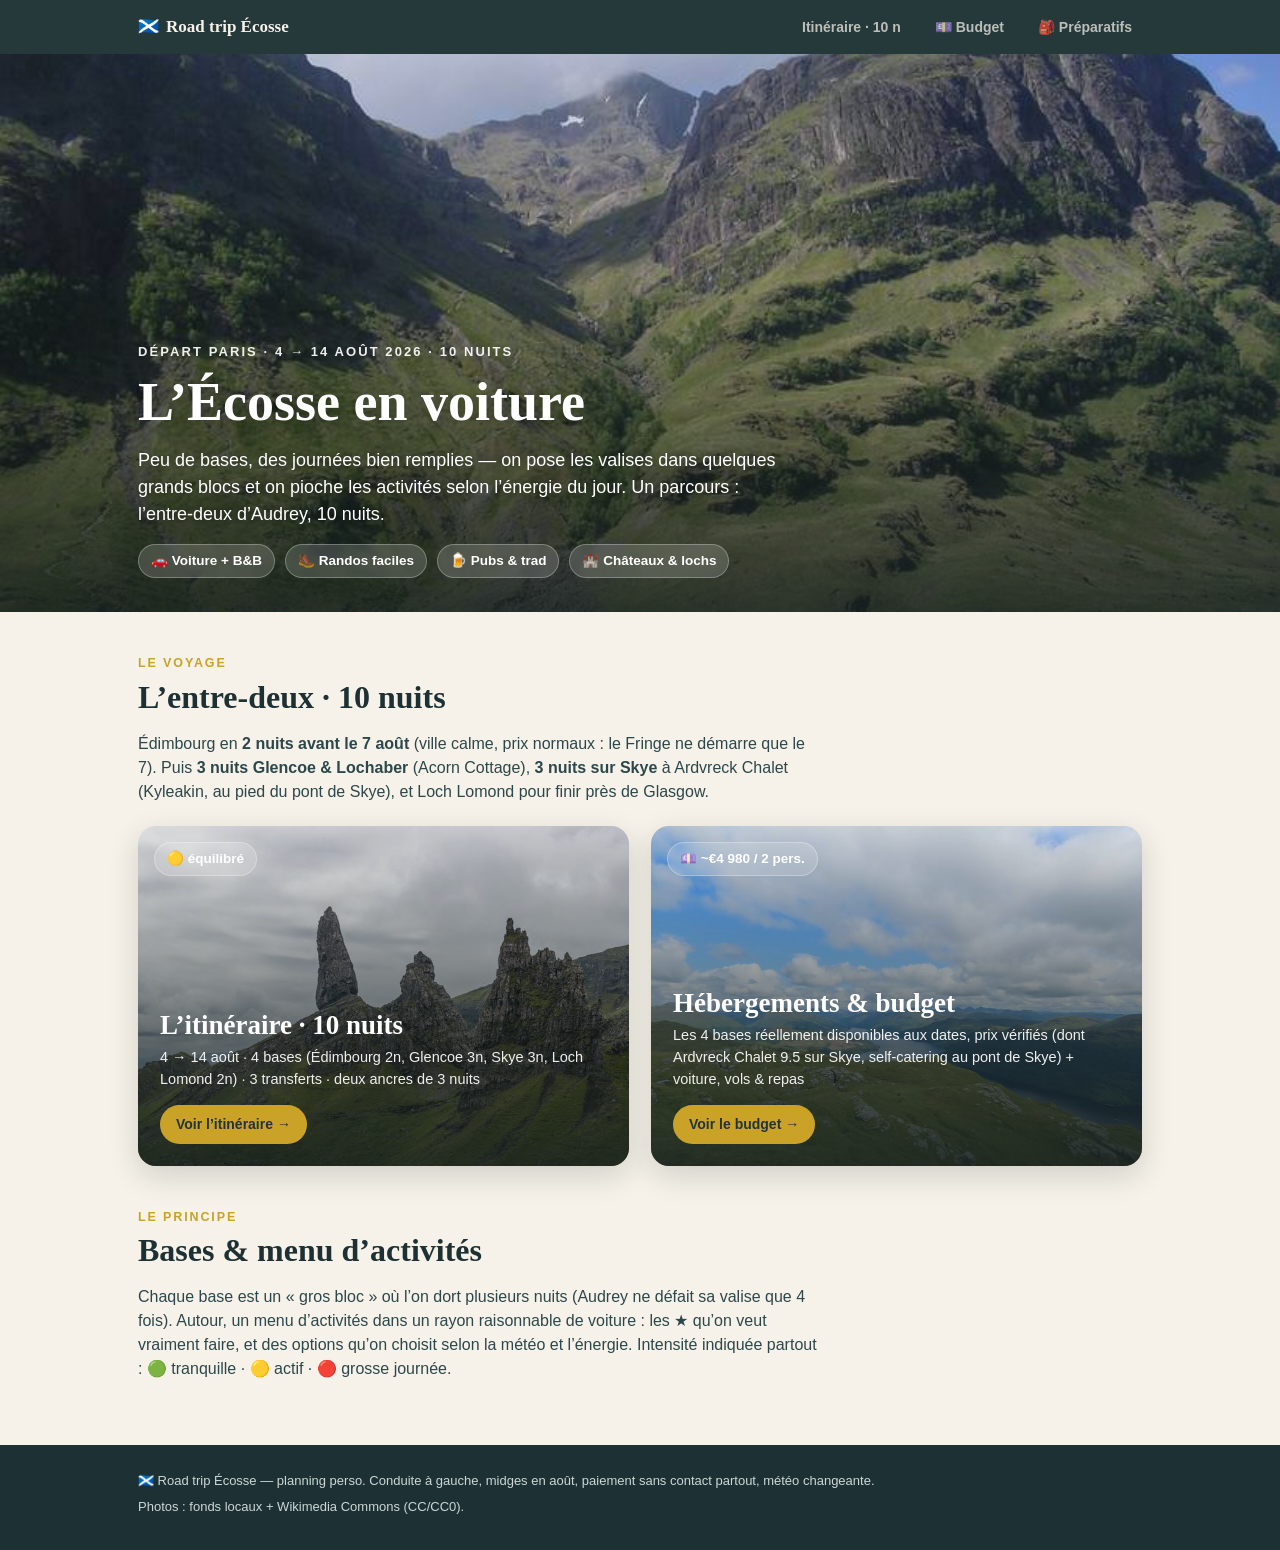
<file: index.html>
<!DOCTYPE html>
<html lang="fr">
<head>
<meta charset="utf-8"/>
<meta name="viewport" content="width=device-width, initial-scale=1"/>
<title>Road trip Écosse · choisir son voyage</title>
<link rel="stylesheet" href="styles.css"/>
</head>
<body>
<nav class="nav"><div class="wrap">
  <a class="brand" href="index.html"><span class="flag">🏴󠁧󠁢󠁳󠁣󠁴󠁿</span>Road trip Écosse</a>
  <a class="tab" href="middle.html">Itinéraire · 10 n</a>
  <a class="tab" href="budget.html">💷 Budget</a>
  <a class="tab" href="preparatifs.html">🎒 Préparatifs</a>
</div></nav>

<header class="hero">
  <img class="bg" src="img/stage-glencoe-highlands.jpg" alt="" referrerpolicy="no-referrer"/>
  <div class="scrim"></div>
  <div class="inner"><div class="wrap">
    <div class="kicker">Départ Paris · 4 → 14 août 2026 · 10 nuits</div>
    <h1>L’Écosse en voiture</h1>
    <p>Peu de bases, des journées bien remplies — on pose les valises dans quelques grands blocs et on pioche les activités selon l’énergie du jour. Un parcours : l’entre-deux d’Audrey, 10 nuits.</p>
    <div class="meta">
      <span class="pill">🚗 Voiture + B&B</span>
      <span class="pill">🥾 Randos faciles</span>
      <span class="pill">🍺 Pubs & trad</span>
      <span class="pill">🏰 Châteaux & lochs</span>
    </div>
  </div></div>
</header>

<section class="section"><div class="wrap">
  <div class="eyebrow">Le voyage</div>
  <h2>L’entre-deux · 10 nuits</h2>
  <p class="lead">Édimbourg en <b>2 nuits avant le 7 août</b> (ville calme, prix normaux : le Fringe ne démarre que le 7). Puis <b>3 nuits Glencoe &amp; Lochaber</b> (Acorn Cottage), <b>3 nuits sur Skye</b> à Ardvreck Chalet (Kyleakin, au pied du pont de Skye), et Loch Lomond pour finir près de Glasgow.</p>
  <div class="choices">
    <a class="choice" href="middle.html">
      <img src="img/stage-isle-of-skye.jpg" alt="" referrerpolicy="no-referrer"/>
      <div class="scrim"></div>
      <span class="pill badge">🟡 équilibré</span>
      <div class="c-in">
        <h3>L’itinéraire · 10 nuits</h3>
        <div class="sub">4 → 14 août · 4 bases (Édimbourg 2n, Glencoe 3n, Skye 3n, Loch Lomond 2n) · 3 transferts · deux ancres de 3 nuits</div>
        <span class="go">Voir l’itinéraire →</span>
      </div>
    </a>
    <a class="choice" href="budget.html">
      <img src="img/stage-loch-lomond-glasgow.jpg" alt="" referrerpolicy="no-referrer"/>
      <div class="scrim"></div>
      <span class="pill badge">💷 ~€4 980 / 2 pers.</span>
      <div class="c-in">
        <h3>Hébergements &amp; budget</h3>
        <div class="sub">Les 4 bases réellement disponibles aux dates, prix vérifiés (dont Ardvreck Chalet 9.5 sur Skye, self-catering au pont de Skye) + voiture, vols &amp; repas</div>
        <span class="go">Voir le budget →</span>
      </div>
    </a>
  </div>
</div></section>

<section class="section" style="padding-top:0"><div class="wrap">
  <div class="eyebrow">Le principe</div>
  <h2>Bases & menu d’activités</h2>
  <p class="lead">Chaque base est un « gros bloc » où l’on dort plusieurs nuits (Audrey ne défait sa valise que 4 fois). Autour, un menu d’activités dans un rayon raisonnable de voiture : les ★ qu’on veut vraiment faire, et des options qu’on choisit selon la météo et l’énergie. Intensité indiquée partout : 🟢 tranquille · 🟡 actif · 🔴 grosse journée.</p>
</div></section>

<footer><div class="wrap">
  <div>🏴󠁧󠁢󠁳󠁣󠁴󠁿 Road trip Écosse — planning perso. Conduite à gauche, midges en août, paiement sans contact partout, météo changeante.</div>
  <div>Photos : fonds locaux + Wikimedia Commons (CC/CC0).</div>
</div></footer>
</body>
</html>
</file>
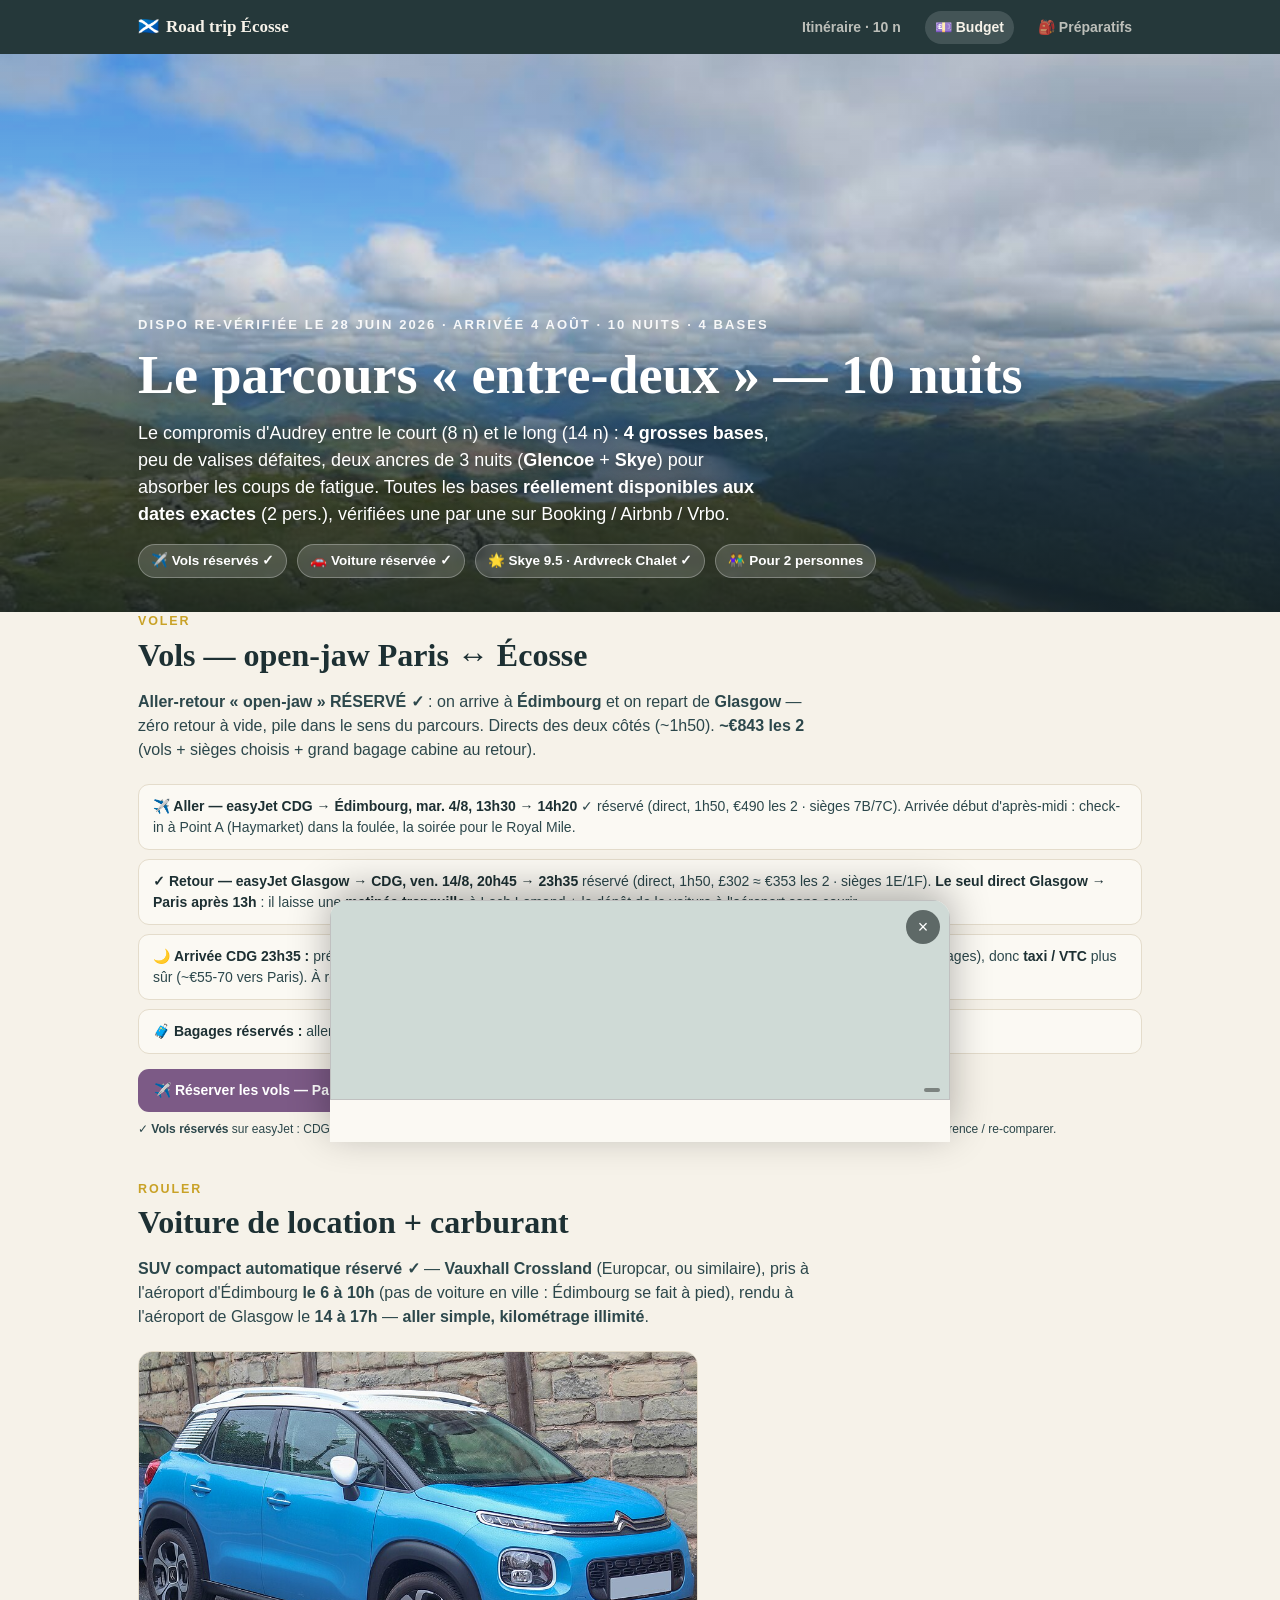
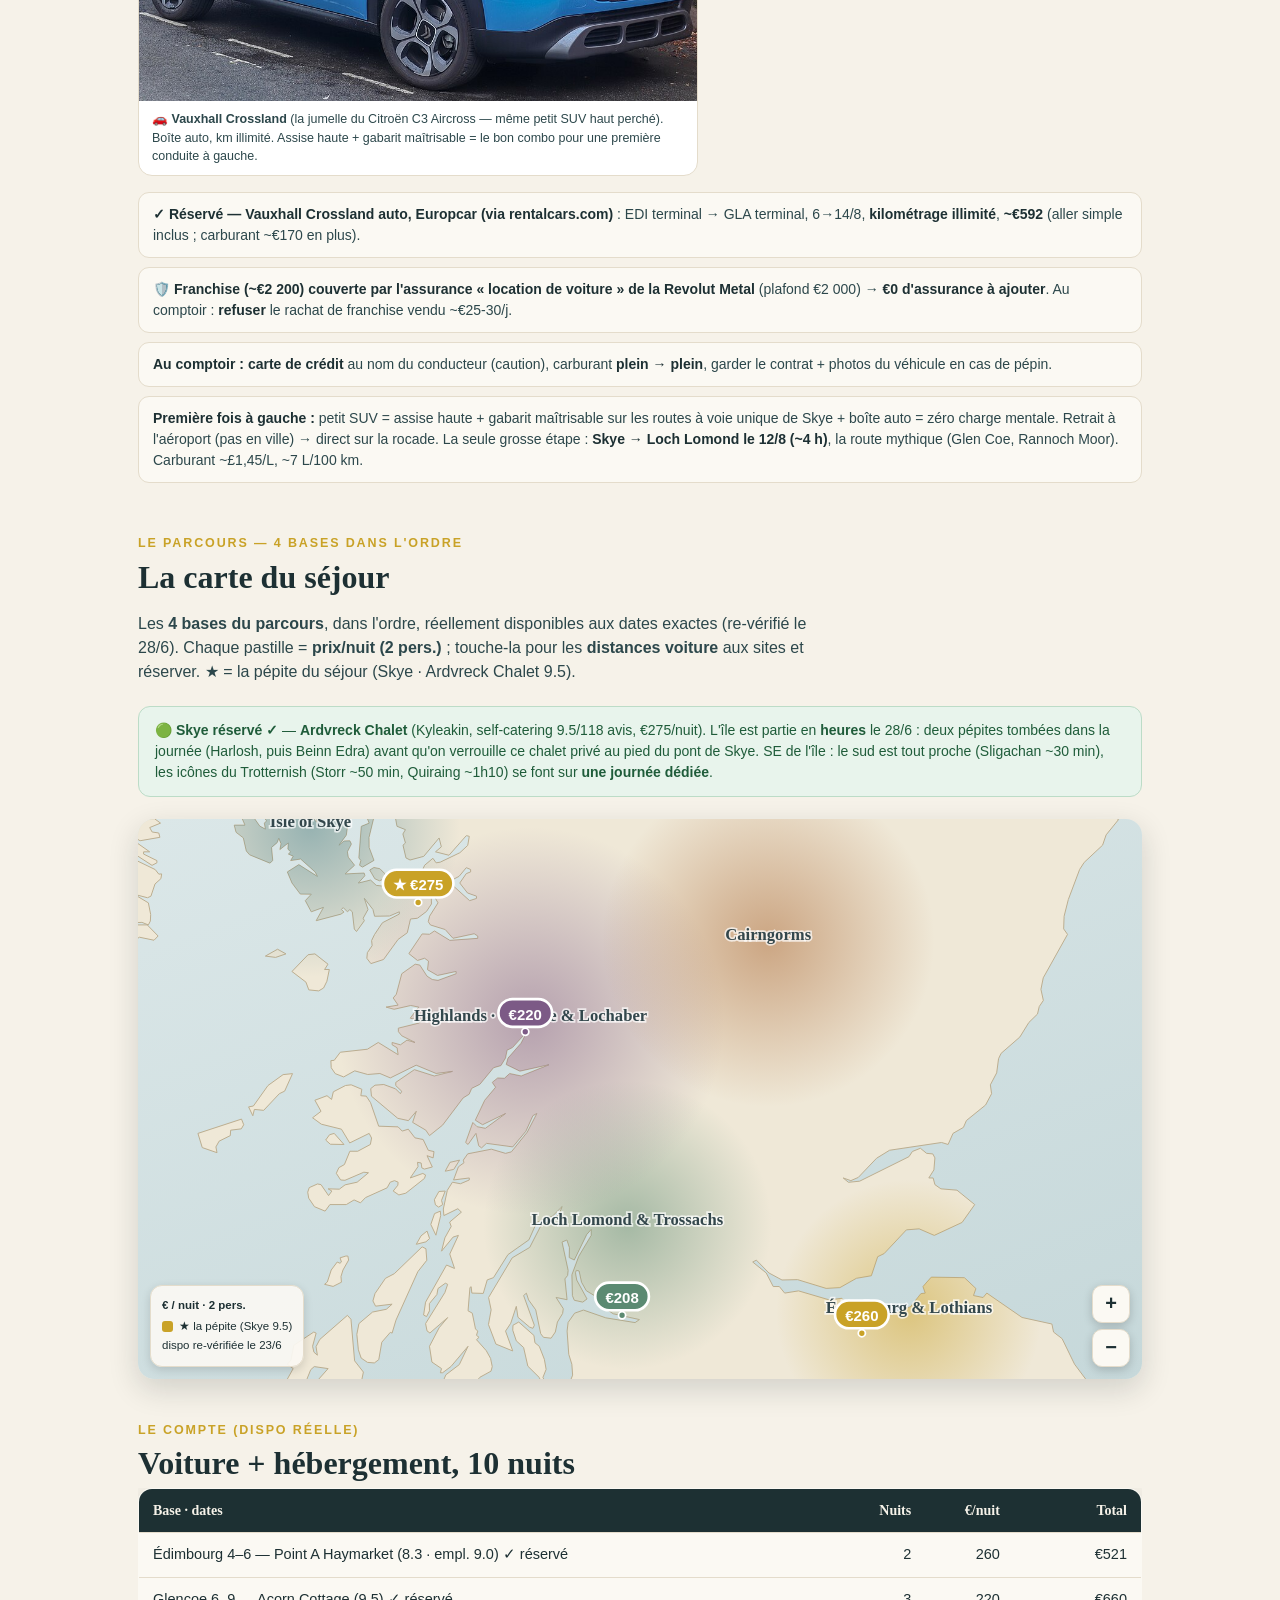
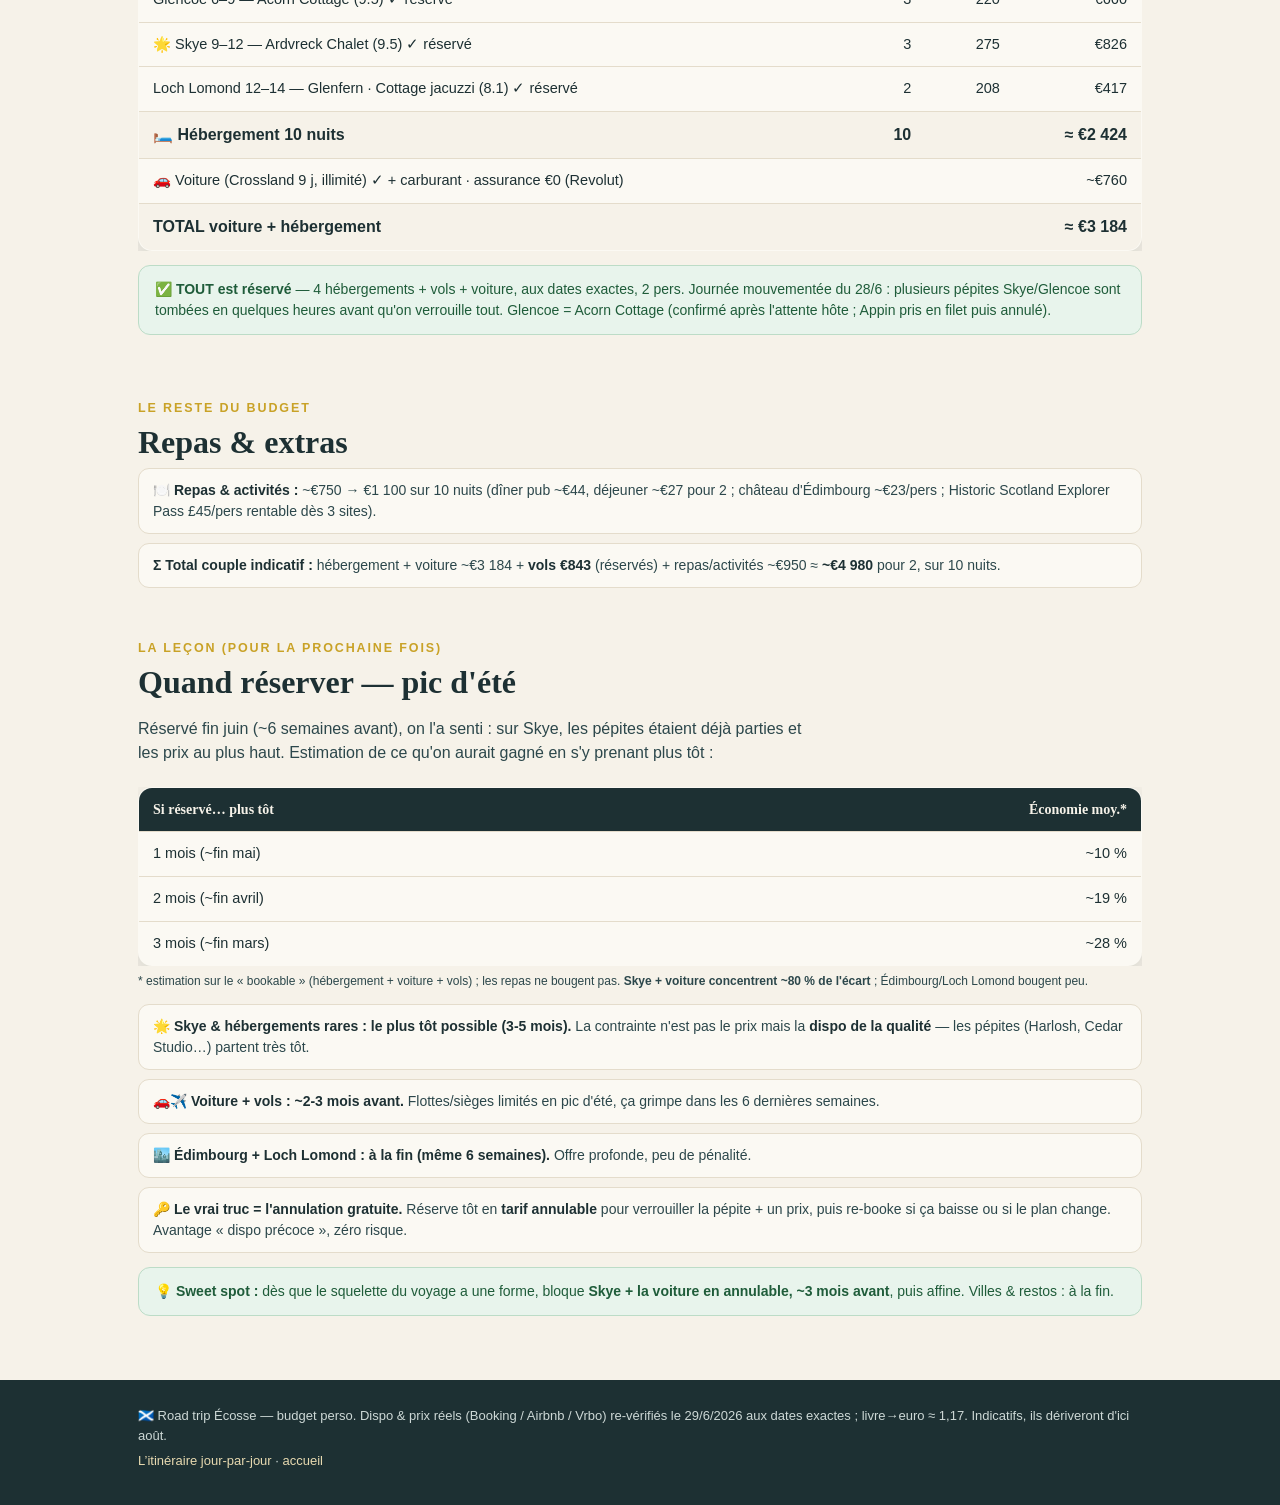
<file: budget.html>
<!DOCTYPE html>
<html lang="fr">
<head>
<meta charset="utf-8"/>
<meta name="viewport" content="width=device-width, initial-scale=1"/>
<title>Road trip Écosse · parcours entre-deux 10 nuits</title>
<link rel="stylesheet" href="styles.css"/>
</head>
<body>
<nav class="nav"><div class="wrap">
  <a class="brand" href="index.html"><span class="flag">🏴󠁧󠁢󠁳󠁣󠁴󠁿</span>Road trip Écosse</a>
  <a class="tab" href="middle.html">Itinéraire · 10 n</a>
  <a class="tab active" href="budget.html">💷 Budget</a>
  <a class="tab" href="preparatifs.html">🎒 Préparatifs</a>
</div></nav>

<header class="hero">
  <img class="bg" src="img/stage-loch-lomond-glasgow.jpg" alt="" referrerpolicy="no-referrer"/>
  <div class="scrim"></div>
  <div class="inner"><div class="wrap">
    <div class="kicker">Dispo re-vérifiée le 28 juin 2026 · arrivée 4 août · 10 nuits · 4 bases</div>
    <h1>Le parcours « entre-deux » — 10 nuits</h1>
    <p>Le compromis d'Audrey entre le court (8 n) et le long (14 n) : <b>4 grosses bases</b>, peu de valises défaites, deux ancres de 3 nuits (<b>Glencoe</b> + <b>Skye</b>) pour absorber les coups de fatigue. Toutes les bases <b>réellement disponibles aux dates exactes</b> (2 pers.), vérifiées une par une sur Booking / Airbnb / Vrbo.</p>
    <div class="meta">
      <span class="pill">✈️ Vols réservés ✓</span>
      <span class="pill">🚗 Voiture réservée ✓</span>
      <span class="pill">🌟 Skye 9.5 · Ardvreck Chalet ✓</span>
      <span class="pill">👫 Pour 2 personnes</span>
    </div>
  </div></div>
</header>

<!-- ===== Avion ===== -->
<section class="section" style="padding-top:0"><div class="wrap">
  <div class="eyebrow">Voler</div>
  <h2>Vols — open-jaw Paris ↔ Écosse</h2>
  <p class="lead"><b>Aller-retour « open-jaw » RÉSERVÉ ✓</b> : on arrive à <b>Édimbourg</b> et on repart de <b>Glasgow</b> — zéro retour à vide, pile dans le sens du parcours. Directs des deux côtés (~1h50). <b>~€843 les 2</b> (vols + sièges choisis + grand bagage cabine au retour).</p>
  <ul class="leverlist">
    <li><b>✈️ Aller — easyJet CDG → Édimbourg, mar. 4/8, 13h30 → 14h20</b> ✓ réservé (direct, 1h50, €490 les 2 · sièges 7B/7C). Arrivée début d'après-midi : check-in à Point A (Haymarket) dans la foulée, la soirée pour le Royal Mile.</li>
    <li><b>✓ Retour — easyJet Glasgow → CDG, ven. 14/8, 20h45 → 23h35</b> réservé (direct, 1h50, £302 ≈ €353 les 2 · sièges 1E/1F). <b>Le seul direct Glasgow → Paris après 13h</b> : il laisse une <b>matinée tranquille</b> à Loch Lomond + le dépôt de la voiture à l'aéroport sans courir.</li>
    <li>🌙 <b>Arrivée CDG 23h35 :</b> prévoir le trajet de nuit jusqu'à la maison — le dernier RER B passe juste (≈ 23h55, serré avec les bagages), donc <b>taxi / VTC</b> plus sûr (~€55-70 vers Paris). À réserver à l'avance.</li>
    <li>🧳 <b>Bagages réservés :</b> aller = 1 petit sac cabine/pers (sous le siège) ; <b>retour = + 1 grand bagage cabine/pers</b>. Pas de soute.</li>
  </ul>
  <a class="bookbtn" href="https://www.kayak.com/flights/CDG-EDI/2026-08-04/GLA-PAR/2026-08-14/2adults" target="_blank" rel="noopener">✈️ Réserver les vols — Paris → Édimbourg / Glasgow → Paris (2 pers.) →</a>
  <p style="font-size:12px;color:var(--slate);margin:8px 0 0">✓ <b>Vols réservés</b> sur easyJet : CDG→Édimbourg (EZY3242, 4/8) + Glasgow→CDG (EJU4644, 14/8), 2 adultes, <b>~€843</b>. Le bouton Kayak reste pour référence / re-comparer.</p>
</div></section>

<!-- ===== Voiture ===== -->
<section class="section" style="padding-top:0"><div class="wrap">
  <div class="eyebrow">Rouler</div>
  <h2>Voiture de location + carburant</h2>
  <p class="lead"><b>SUV compact automatique réservé ✓</b> — <b>Vauxhall Crossland</b> (Europcar, ou similaire), pris à l'aéroport d'Édimbourg <b>le 6 à 10h</b> (pas de voiture en ville : Édimbourg se fait à pied), rendu à l'aéroport de Glasgow le <b>14 à 17h</b> — <b>aller simple, kilométrage illimité</b>.</p>
  <figure style="margin:0 0 16px;border:1px solid var(--line);border-radius:14px;overflow:hidden;background:#fff;max-width:560px">
    <img src="img/c3-aircross.jpg" alt="SUV compact type Citroën C3 Aircross / Vauxhall Crossland" referrerpolicy="no-referrer" style="width:100%;aspect-ratio:16/10;object-fit:cover;display:block">
    <figcaption style="padding:9px 13px;font-size:12.5px;color:var(--slate)">🚗 <b>Vauxhall Crossland</b> (la jumelle du Citroën C3 Aircross — même petit SUV haut perché). Boîte auto, km illimité. Assise haute + gabarit maîtrisable = le bon combo pour une première conduite à gauche.</figcaption>
  </figure>
  <ul class="leverlist">
    <li><b>✓ Réservé — Vauxhall Crossland auto, Europcar (via rentalcars.com)</b> : EDI terminal → GLA terminal, 6→14/8, <b>kilométrage illimité</b>, <b>~€592</b> (aller simple inclus ; carburant ~€170 en plus).</li>
    <li><b>🛡️ Franchise (~€2 200) couverte par l'assurance « location de voiture » de la Revolut Metal</b> (plafond €2 000) → <b>€0 d'assurance à ajouter</b>. Au comptoir : <b>refuser</b> le rachat de franchise vendu ~€25-30/j.</li>
    <li><b>Au comptoir :</b> <b>carte de crédit</b> au nom du conducteur (caution), carburant <b>plein → plein</b>, garder le contrat + photos du véhicule en cas de pépin.</li>
    <li><b>Première fois à gauche :</b> petit SUV = assise haute + gabarit maîtrisable sur les routes à voie unique de Skye + boîte auto = zéro charge mentale. Retrait à l'aéroport (pas en ville) → direct sur la rocade. La seule grosse étape : <b>Skye → Loch Lomond le 12/8 (~4 h)</b>, la route mythique (Glen Coe, Rannoch Moor). Carburant ~£1,45/L, ~7 L/100 km.</li>
  </ul>
</div></section>

<!-- ===== Carte des dispos réelles ===== -->
<section class="section" style="padding-top:0"><div class="wrap">
  <div class="eyebrow">Le parcours — 4 bases dans l'ordre</div>
  <h2>La carte du séjour</h2>
  <p class="lead">Les <b>4 bases du parcours</b>, dans l'ordre, réellement disponibles aux dates exactes (re-vérifié le 28/6). Chaque pastille = <b>prix/nuit (2 pers.)</b> ; touche-la pour les <b>distances voiture</b> aux sites et réserver. ★ = la pépite du séjour (Skye · Ardvreck Chalet 9.5).</p>
  <div class="note-box win">🟢 <b>Skye réservé ✓</b> — <b>Ardvreck Chalet</b> (Kyleakin, self-catering 9.5/118 avis, €275/nuit). L'île est partie en <b>heures</b> le 28/6 : deux pépites tombées dans la journée (Harlosh, puis Beinn Edra) avant qu'on verrouille ce chalet privé au pied du pont de Skye. SE de l'île : le sud est tout proche (Sligachan ~30 min), les icônes du Trotternish (Storr ~50 min, Quiraing ~1h10) se font sur <b>une journée dédiée</b>.</div>
  <div class="mapwrap" id="bmapwrap" style="height:min(72vh,560px)">
    <div id="bmapcanvas" style="position:absolute;inset:0"></div>
    <div class="maplegend" id="blegend"></div>
    <div class="zoombtns"><button id="bzin">+</button><button id="bzout">−</button></div>
  </div>
</div></section>

<!-- détail d'un plan -->
<div id="scrim"></div>
<div id="sheet"><div class="sh-hero"><button id="sheetClose">×</button><img id="shImg" alt=""><span class="cap" id="shCap"></span></div>
  <div class="sh-body" id="shBody"></div></div>

<!-- ===== Détail hébergement 8 nuits ===== -->
<section class="section" style="padding-top:0"><div class="wrap">
  <div class="eyebrow">Le compte (dispo réelle)</div>
  <h2>Voiture + hébergement, 10 nuits</h2>
  <div style="overflow-x:auto">
  <table class="costtable">
    <thead><tr><th>Base · dates</th><th class="num">Nuits</th><th class="num">€/nuit</th><th class="num">Total</th></tr></thead>
    <tbody>
      <tr><td>Édimbourg 4–6 — Point A Haymarket (8.3 · empl. 9.0) ✓ réservé</td><td class="num">2</td><td class="num">260</td><td class="num">€521</td></tr>
      <tr><td>Glencoe 6–9 — Acorn Cottage (9.5) ✓ réservé</td><td class="num">3</td><td class="num">220</td><td class="num">€660</td></tr>
      <tr><td>🌟 Skye 9–12 — Ardvreck Chalet (9.5) ✓ réservé</td><td class="num">3</td><td class="num">275</td><td class="num">€826</td></tr>
      <tr><td>Loch Lomond 12–14 — Glenfern · Cottage jacuzzi (8.1) ✓ réservé</td><td class="num">2</td><td class="num">208</td><td class="num">€417</td></tr>
      <tr class="total"><td>🛏️ Hébergement 10 nuits</td><td class="num">10</td><td class="num"></td><td class="num">≈ €2 424</td></tr>
      <tr><td>🚗 Voiture (Crossland 9 j, illimité) ✓ + carburant · assurance €0 (Revolut)</td><td class="num"></td><td class="num"></td><td class="num">~€760</td></tr>
      <tr class="total"><td>TOTAL voiture + hébergement</td><td class="num"></td><td class="num"></td><td class="num">≈ €3 184</td></tr>
    </tbody>
  </table>
  </div>
  <div class="note-box win" style="margin-top:14px">✅ <b>TOUT est réservé</b> — 4 hébergements + vols + voiture, aux dates exactes, 2 pers. Journée mouvementée du 28/6 : plusieurs pépites Skye/Glencoe sont tombées en quelques heures avant qu'on verrouille tout. Glencoe = Acorn Cottage (confirmé après l'attente hôte ; Appin pris en filet puis annulé).</div>
</div></section>

<!-- ===== Communs aux deux options ===== -->
<section class="section" style="padding-top:0"><div class="wrap">
  <div class="eyebrow">Le reste du budget</div>
  <h2>Repas & extras</h2>
  <ul class="leverlist">
    <li><b>🍽️ Repas & activités :</b> ~€750 → €1 100 sur 10 nuits (dîner pub ~€44, déjeuner ~€27 pour 2 ; château d'Édimbourg ~€23/pers ; Historic Scotland Explorer Pass £45/pers rentable dès 3 sites).</li>
    <li><b>Σ Total couple indicatif :</b> hébergement + voiture ~€3 184 + <b>vols €843</b> (réservés) + repas/activités ~€950 ≈ <b>~€4 980</b> pour 2, sur 10 nuits.</li>
  </ul>
</div></section>

<!-- ===== Quand réserver (leçon) ===== -->
<section class="section" style="padding-top:0"><div class="wrap">
  <div class="eyebrow">La leçon (pour la prochaine fois)</div>
  <h2>Quand réserver — pic d'été</h2>
  <p class="lead">Réservé fin juin (~6 semaines avant), on l'a senti : sur Skye, les pépites étaient déjà parties et les prix au plus haut. Estimation de ce qu'on aurait gagné en s'y prenant plus tôt :</p>
  <div style="overflow-x:auto">
  <table class="costtable">
    <thead><tr><th>Si réservé… plus tôt</th><th class="num">Économie moy.*</th></tr></thead>
    <tbody>
      <tr><td>1 mois (~fin mai)</td><td class="num">~10 %</td></tr>
      <tr><td>2 mois (~fin avril)</td><td class="num">~19 %</td></tr>
      <tr><td>3 mois (~fin mars)</td><td class="num">~28 %</td></tr>
    </tbody>
  </table>
  </div>
  <p style="font-size:12px;color:var(--slate);margin:6px 0 0">* estimation sur le « bookable » (hébergement + voiture + vols) ; les repas ne bougent pas. <b>Skye + voiture concentrent ~80 % de l'écart</b> ; Édimbourg/Loch Lomond bougent peu.</p>
  <ul class="leverlist" style="margin-top:14px">
    <li>🌟 <b>Skye &amp; hébergements rares : le plus tôt possible (3-5 mois).</b> La contrainte n'est pas le prix mais la <b>dispo de la qualité</b> — les pépites (Harlosh, Cedar Studio…) partent très tôt.</li>
    <li>🚗✈️ <b>Voiture + vols : ~2-3 mois avant.</b> Flottes/sièges limités en pic d'été, ça grimpe dans les 6 dernières semaines.</li>
    <li>🏙️ <b>Édimbourg + Loch Lomond : à la fin (même 6 semaines).</b> Offre profonde, peu de pénalité.</li>
    <li>🔑 <b>Le vrai truc = l'annulation gratuite.</b> Réserve tôt en <b>tarif annulable</b> pour verrouiller la pépite + un prix, puis re-booke si ça baisse ou si le plan change. Avantage « dispo précoce », zéro risque.</li>
  </ul>
  <div class="note-box win" style="margin-top:14px">💡 <b>Sweet spot :</b> dès que le squelette du voyage a une forme, bloque <b>Skye + la voiture en annulable, ~3 mois avant</b>, puis affine. Villes &amp; restos : à la fin.</div>
</div></section>

<footer><div class="wrap">
  <div>🏴󠁧󠁢󠁳󠁣󠁴󠁿 Road trip Écosse — budget perso. Dispo & prix réels (Booking / Airbnb / Vrbo) re-vérifiés le 29/6/2026 aux dates exactes ; livre→euro ≈ 1,17. Indicatifs, ils dériveront d'ici août.</div>
  <div><a href="middle.html">L’itinéraire jour-par-jour</a> · <a href="index.html">accueil</a></div>
</div></footer>

<script src="geo.js"></script>
<script src="data.js?v=10"></script>
<script src="budget-map.js?v=12"></script>
<script>
(function(){
  var STAYS=window.BUDGET_STAYS;
  var scrim=document.getElementById('scrim'),sheet=document.getElementById('sheet');
  function esc(s){return (s||'').replace(/&/g,'&amp;').replace(/</g,'&lt;').replace(/>/g,'&gt;');}
  function closeSheet(){scrim.classList.remove('show');sheet.classList.remove('show');}
  document.getElementById('sheetClose').onclick=closeSheet;
  scrim.onclick=closeSheet;
  var api=window.initBudgetMap(document.getElementById('bmapcanvas'),{onStay:openStay});
  var zin=document.getElementById('bzin'),zout=document.getElementById('bzout');
  if(zin)zin.onclick=function(){api.zoomIn();};
  if(zout)zout.onclick=function(){api.zoomOut();};
  document.getElementById('blegend').innerHTML=
    '<div class="row" style="font-weight:700;margin-bottom:4px">€ / nuit · 2 pers.</div>'+
    '<div class="row"><i style="background:var(--gold)"></i>★ la pépite (Skye 9.5)</div>'+
    '<div class="row">dispo re-vérifiée le 23/6</div>';
  function openStay(i){
    var s=STAYS[i],img=document.getElementById('shImg'),hero=img.parentNode;
    if(s.hero){img.style.display='';img.src=s.hero;img.onerror=function(){img.style.display='none';};hero.style.background='#cfdad6';}
    else{img.style.display='none';hero.style.background='linear-gradient(150deg,#a8632e,#2c474b)';}
    document.getElementById('shCap').textContent=s.window;
    var pois=s.pois.map(function(p){return '<li><span class="poi-d">🚗 '+esc(p[1])+'</span>'+esc(p[0])+'</li>';}).join('');
    document.getElementById('shBody').innerHTML=
      '<div class="eyebrow">'+esc(s.area)+'</div>'+
      '<h3>'+esc(s.best)+(s.star?' <span style="color:var(--gold)">★</span>':'')+'</h3>'+
      '<div class="stats"><span class="chip i1">💷 ~€'+s.price+' / nuit</span><span class="chip">⭐ '+esc(s.rating)+'</span><span class="chip">🗓️ '+esc(s.window)+'</span></div>'+
      '<div class="poihead">Distances en voiture vers les sites</div>'+
      '<ul class="poilist">'+pois+'</ul>'+
      '<p>'+esc(s.note)+'</p>'+
      '<div class="tip">💡 '+esc(s.alts)+'</div>'+
      '<a class="bookbtn" href="'+s.url+'" target="_blank" rel="noopener">Réserver / voir les prix sur Booking →</a>';
    scrim.classList.add('show');sheet.classList.add('show');
  }
})();
</script>
</body>
</html>
</file>
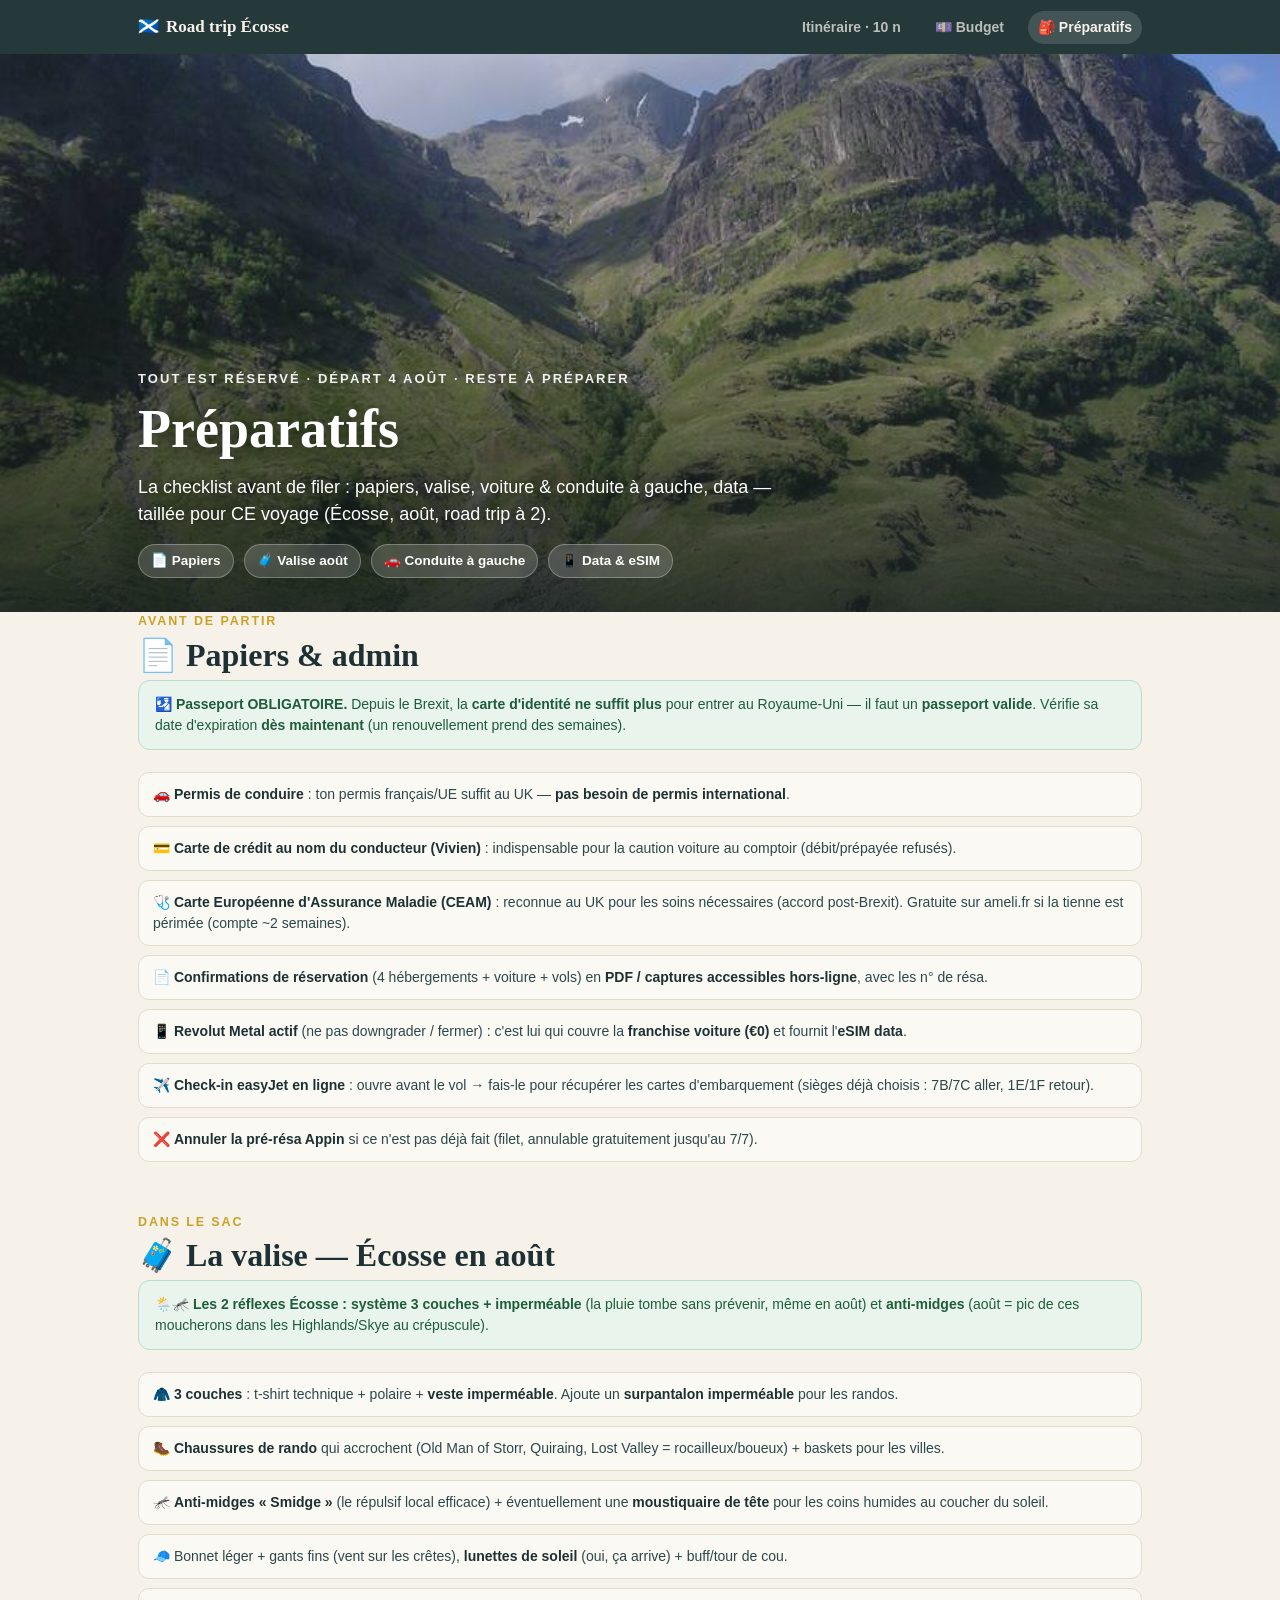
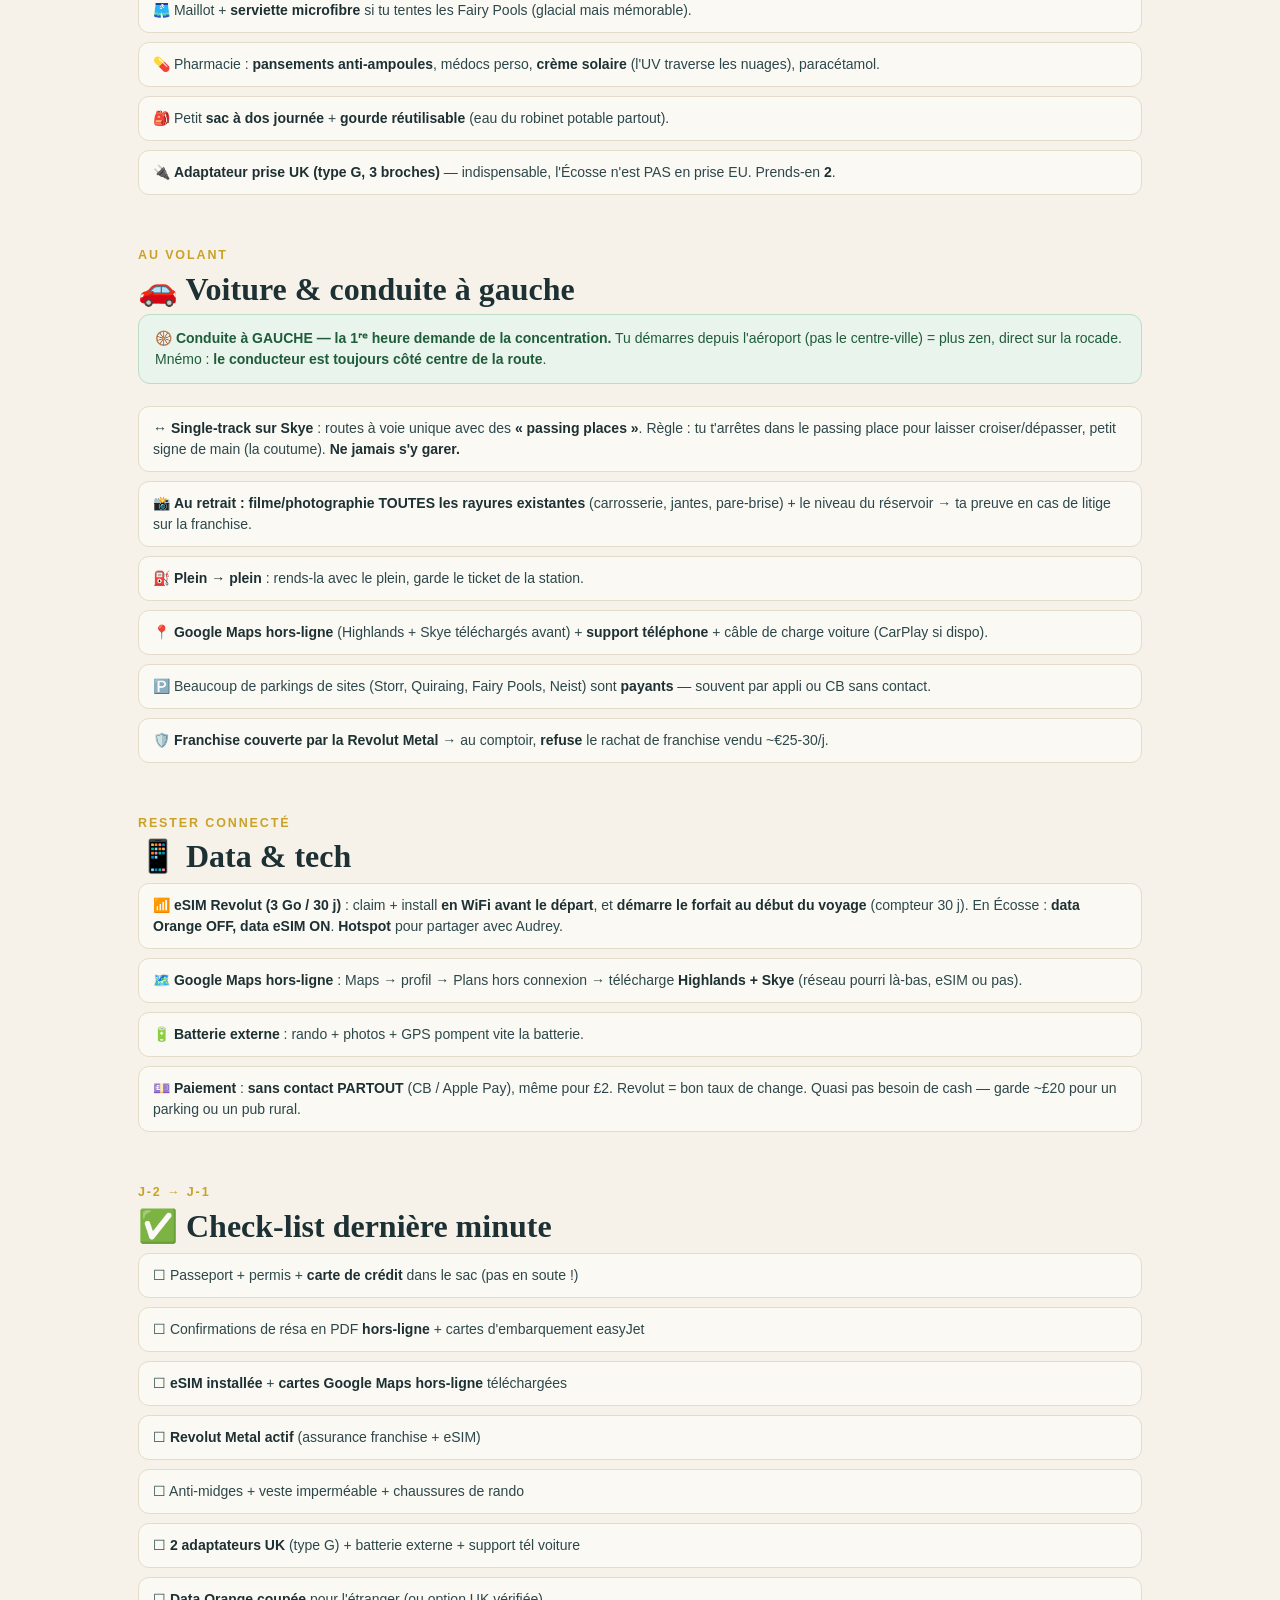
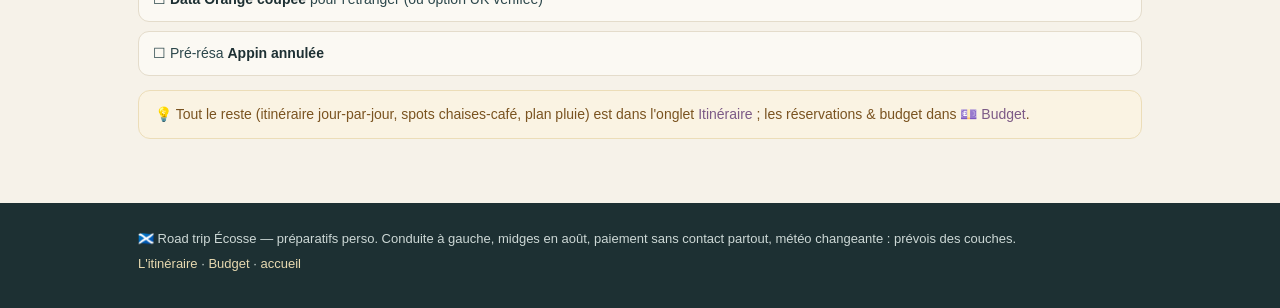
<file: preparatifs.html>
<!DOCTYPE html>
<html lang="fr">
<head>
<meta charset="utf-8"/>
<meta name="viewport" content="width=device-width, initial-scale=1"/>
<title>Road trip Écosse · préparatifs</title>
<link rel="stylesheet" href="styles.css"/>
</head>
<body>
<nav class="nav"><div class="wrap">
  <a class="brand" href="index.html"><span class="flag">🏴󠁧󠁢󠁳󠁣󠁴󠁿</span>Road trip Écosse</a>
  <a class="tab" href="middle.html">Itinéraire · 10 n</a>
  <a class="tab" href="budget.html">💷 Budget</a>
  <a class="tab active" href="preparatifs.html">🎒 Préparatifs</a>
</div></nav>

<header class="hero">
  <img class="bg" src="img/stage-glencoe-highlands.jpg" alt="" referrerpolicy="no-referrer"/>
  <div class="scrim"></div>
  <div class="inner"><div class="wrap">
    <div class="kicker">Tout est réservé · départ 4 août · reste à préparer</div>
    <h1>Préparatifs</h1>
    <p>La checklist avant de filer : papiers, valise, voiture & conduite à gauche, data — taillée pour CE voyage (Écosse, août, road trip à 2).</p>
    <div class="meta">
      <span class="pill">📄 Papiers</span>
      <span class="pill">🧳 Valise août</span>
      <span class="pill">🚗 Conduite à gauche</span>
      <span class="pill">📱 Data & eSIM</span>
    </div>
  </div></div>
</header>

<!-- ===== Papiers & admin ===== -->
<section class="section" style="padding-top:0"><div class="wrap">
  <div class="eyebrow">Avant de partir</div>
  <h2>📄 Papiers & admin</h2>
  <div class="note-box win">🛂 <b>Passeport OBLIGATOIRE.</b> Depuis le Brexit, la <b>carte d'identité ne suffit plus</b> pour entrer au Royaume-Uni — il faut un <b>passeport valide</b>. Vérifie sa date d'expiration <b>dès maintenant</b> (un renouvellement prend des semaines).</div>
  <ul class="leverlist">
    <li>🚗 <b>Permis de conduire</b> : ton permis français/UE suffit au UK — <b>pas besoin de permis international</b>.</li>
    <li>💳 <b>Carte de crédit au nom du conducteur (Vivien)</b> : indispensable pour la caution voiture au comptoir (débit/prépayée refusés).</li>
    <li>🩺 <b>Carte Européenne d'Assurance Maladie (CEAM)</b> : reconnue au UK pour les soins nécessaires (accord post-Brexit). Gratuite sur ameli.fr si la tienne est périmée (compte ~2 semaines).</li>
    <li>📄 <b>Confirmations de réservation</b> (4 hébergements + voiture + vols) en <b>PDF / captures accessibles hors-ligne</b>, avec les n° de résa.</li>
    <li>📱 <b>Revolut Metal actif</b> (ne pas downgrader / fermer) : c'est lui qui couvre la <b>franchise voiture (€0)</b> et fournit l'<b>eSIM data</b>.</li>
    <li>✈️ <b>Check-in easyJet en ligne</b> : ouvre avant le vol → fais-le pour récupérer les cartes d'embarquement (sièges déjà choisis : 7B/7C aller, 1E/1F retour).</li>
    <li>❌ <b>Annuler la pré-résa Appin</b> si ce n'est pas déjà fait (filet, annulable gratuitement jusqu'au 7/7).</li>
  </ul>
</div></section>

<!-- ===== La valise ===== -->
<section class="section" style="padding-top:0"><div class="wrap">
  <div class="eyebrow">Dans le sac</div>
  <h2>🧳 La valise — Écosse en août</h2>
  <div class="note-box win">🌦️🦟 <b>Les 2 réflexes Écosse :</b> <b>système 3 couches + imperméable</b> (la pluie tombe sans prévenir, même en août) et <b>anti-midges</b> (août = pic de ces moucherons dans les Highlands/Skye au crépuscule).</div>
  <ul class="leverlist">
    <li>🧥 <b>3 couches</b> : t-shirt technique + polaire + <b>veste imperméable</b>. Ajoute un <b>surpantalon imperméable</b> pour les randos.</li>
    <li>🥾 <b>Chaussures de rando</b> qui accrochent (Old Man of Storr, Quiraing, Lost Valley = rocailleux/boueux) + baskets pour les villes.</li>
    <li>🦟 <b>Anti-midges « Smidge »</b> (le répulsif local efficace) + éventuellement une <b>moustiquaire de tête</b> pour les coins humides au coucher du soleil.</li>
    <li>🧢 Bonnet léger + gants fins (vent sur les crêtes), <b>lunettes de soleil</b> (oui, ça arrive) + buff/tour de cou.</li>
    <li>🩳 Maillot + <b>serviette microfibre</b> si tu tentes les Fairy Pools (glacial mais mémorable).</li>
    <li>💊 Pharmacie : <b>pansements anti-ampoules</b>, médocs perso, <b>crème solaire</b> (l'UV traverse les nuages), paracétamol.</li>
    <li>🎒 Petit <b>sac à dos journée</b> + <b>gourde réutilisable</b> (eau du robinet potable partout).</li>
    <li>🔌 <b>Adaptateur prise UK (type G, 3 broches)</b> — indispensable, l'Écosse n'est PAS en prise EU. Prends-en <b>2</b>.</li>
  </ul>
</div></section>

<!-- ===== Voiture & conduite ===== -->
<section class="section" style="padding-top:0"><div class="wrap">
  <div class="eyebrow">Au volant</div>
  <h2>🚗 Voiture & conduite à gauche</h2>
  <div class="note-box win">🛞 <b>Conduite à GAUCHE — la 1ʳᵉ heure demande de la concentration.</b> Tu démarres depuis l'aéroport (pas le centre-ville) = plus zen, direct sur la rocade. Mnémo : <b>le conducteur est toujours côté centre de la route</b>.</div>
  <ul class="leverlist">
    <li>↔️ <b>Single-track sur Skye</b> : routes à voie unique avec des <b>« passing places »</b>. Règle : tu t'arrêtes dans le passing place pour laisser croiser/dépasser, petit signe de main (la coutume). <b>Ne jamais s'y garer.</b></li>
    <li>📸 <b>Au retrait : filme/photographie TOUTES les rayures existantes</b> (carrosserie, jantes, pare-brise) + le niveau du réservoir → ta preuve en cas de litige sur la franchise.</li>
    <li>⛽ <b>Plein → plein</b> : rends-la avec le plein, garde le ticket de la station.</li>
    <li>📍 <b>Google Maps hors-ligne</b> (Highlands + Skye téléchargés avant) + <b>support téléphone</b> + câble de charge voiture (CarPlay si dispo).</li>
    <li>🅿️ Beaucoup de parkings de sites (Storr, Quiraing, Fairy Pools, Neist) sont <b>payants</b> — souvent par appli ou CB sans contact.</li>
    <li>🛡️ <b>Franchise couverte par la Revolut Metal</b> → au comptoir, <b>refuse</b> le rachat de franchise vendu ~€25-30/j.</li>
  </ul>
</div></section>

<!-- ===== Data & tech ===== -->
<section class="section" style="padding-top:0"><div class="wrap">
  <div class="eyebrow">Rester connecté</div>
  <h2>📱 Data & tech</h2>
  <ul class="leverlist">
    <li>📶 <b>eSIM Revolut (3 Go / 30 j)</b> : claim + install <b>en WiFi avant le départ</b>, et <b>démarre le forfait au début du voyage</b> (compteur 30 j). En Écosse : <b>data Orange OFF, data eSIM ON</b>. <b>Hotspot</b> pour partager avec Audrey.</li>
    <li>🗺️ <b>Google Maps hors-ligne</b> : Maps → profil → Plans hors connexion → télécharge <b>Highlands + Skye</b> (réseau pourri là-bas, eSIM ou pas).</li>
    <li>🔋 <b>Batterie externe</b> : rando + photos + GPS pompent vite la batterie.</li>
    <li>💷 <b>Paiement</b> : <b>sans contact PARTOUT</b> (CB / Apple Pay), même pour £2. Revolut = bon taux de change. Quasi pas besoin de cash — garde ~£20 pour un parking ou un pub rural.</li>
  </ul>
</div></section>

<!-- ===== Check-list dernière minute ===== -->
<section class="section" style="padding-top:0"><div class="wrap">
  <div class="eyebrow">J-2 → J-1</div>
  <h2>✅ Check-list dernière minute</h2>
  <ul class="leverlist">
    <li>☐ Passeport + permis + <b>carte de crédit</b> dans le sac (pas en soute !)</li>
    <li>☐ Confirmations de résa en PDF <b>hors-ligne</b> + cartes d'embarquement easyJet</li>
    <li>☐ <b>eSIM installée</b> + <b>cartes Google Maps hors-ligne</b> téléchargées</li>
    <li>☐ <b>Revolut Metal actif</b> (assurance franchise + eSIM)</li>
    <li>☐ Anti-midges + veste imperméable + chaussures de rando</li>
    <li>☐ <b>2 adaptateurs UK</b> (type G) + batterie externe + support tél voiture</li>
    <li>☐ <b>Data Orange coupée</b> pour l'étranger (ou option UK vérifiée)</li>
    <li>☐ Pré-résa <b>Appin annulée</b></li>
  </ul>
  <div class="note-box" style="margin-top:14px">💡 Tout le reste (itinéraire jour-par-jour, spots chaises-café, plan pluie) est dans l'onglet <a href="middle.html">Itinéraire</a> ; les réservations & budget dans <a href="budget.html">💷 Budget</a>.</div>
</div></section>

<footer><div class="wrap">
  <div>🏴󠁧󠁢󠁳󠁣󠁴󠁿 Road trip Écosse — préparatifs perso. Conduite à gauche, midges en août, paiement sans contact partout, météo changeante : prévois des couches.</div>
  <div><a href="middle.html">L'itinéraire</a> · <a href="budget.html">Budget</a> · <a href="index.html">accueil</a></div>
</div></footer>
</body>
</html>
</file>
<file: styles.css>
:root{
  --ink:#1d3033; --slate:#2c474b; --heather:#7c5a86; --heather2:#9b6fa3;
  --gold:#c9a227; --cream:#f6f2e9; --paper:#fbf9f3; --line:#e4dccb;
  --warn:#b4541f; --sea:#d4e2e4; --land:#efe8d7; --lands:#bcae90;
  --green:#5b8a72; --skyblue:#3f7d8c; --autumn:#a8632e;
  --shadow:0 10px 30px rgba(20,30,30,.16);
  --maxw:1040px;
}
*{box-sizing:border-box;-webkit-tap-highlight-color:transparent}
html{scroll-behavior:smooth}
body{margin:0;font-family:-apple-system,BlinkMacSystemFont,"Segoe UI",Roboto,sans-serif;
  color:var(--ink);background:var(--cream);line-height:1.5;font-size:16px}
.serif{font-family:Georgia,"Times New Roman",serif}
img{max-width:100%;display:block}
a{color:var(--heather);text-decoration:none}
h1,h2,h3{font-family:Georgia,"Times New Roman",serif;font-weight:600;line-height:1.15;margin:0}
.wrap{max-width:var(--maxw);margin:0 auto;padding:0 18px}

/* ---- top nav ---- */
.nav{position:sticky;top:0;z-index:50;background:rgba(29,48,51,.96);color:var(--cream);
  backdrop-filter:saturate(1.2) blur(6px)}
.nav .wrap{display:flex;align-items:center;gap:14px;height:54px}
.nav .brand{font-family:Georgia,serif;font-weight:600;font-size:17px;color:var(--cream);margin-right:auto}
.nav .brand .flag{margin-right:7px}
.nav a.tab{color:var(--cream);opacity:.72;font-size:14px;font-weight:600;padding:6px 10px;border-radius:18px}
.nav a.tab.active{opacity:1;background:rgba(255,255,255,.14)}

/* ---- hero ---- */
.hero{position:relative;min-height:62vh;display:flex;align-items:flex-end;color:#fff;overflow:hidden}
.hero img.bg{position:absolute;inset:0;width:100%;height:100%;object-fit:cover;filter:saturate(1.05)}
.hero .scrim{position:absolute;inset:0;background:linear-gradient(180deg,rgba(20,30,30,.15) 0%,rgba(20,30,30,.1) 40%,rgba(20,30,30,.82) 100%)}
.hero .inner{position:relative;z-index:2;padding:30px 0 34px;width:100%}
.hero .kicker{font-size:13px;letter-spacing:.16em;text-transform:uppercase;opacity:.92;font-weight:700}
.hero h1{font-size:clamp(30px,7vw,54px);margin:.18em 0 .25em;text-shadow:0 2px 18px rgba(0,0,0,.35)}
.hero p{max-width:640px;font-size:clamp(15px,2.4vw,18px);margin:0;text-shadow:0 1px 10px rgba(0,0,0,.4)}
.hero .meta{margin-top:16px;display:flex;gap:10px;flex-wrap:wrap}
.pill{display:inline-flex;align-items:center;gap:6px;background:rgba(255,255,255,.16);border:1px solid rgba(255,255,255,.28);
  padding:6px 12px;border-radius:30px;font-size:13.5px;font-weight:600;backdrop-filter:blur(3px)}

/* ---- section ---- */
.section{padding:42px 0}
.section h2{font-size:clamp(23px,4.5vw,32px);margin-bottom:6px}
.section .lead{color:var(--slate);max-width:680px;margin-bottom:22px}
.eyebrow{font-size:12.5px;letter-spacing:.15em;text-transform:uppercase;color:var(--gold);font-weight:800;margin-bottom:6px}

/* ---- choice cards (home) ---- */
.choices{display:grid;gap:22px;grid-template-columns:1fr}
@media(min-width:760px){.choices{grid-template-columns:1fr 1fr}}
.choice{position:relative;border-radius:18px;overflow:hidden;box-shadow:var(--shadow);color:#fff;
  min-height:340px;display:flex;align-items:flex-end;text-decoration:none}
.choice img{position:absolute;inset:0;width:100%;height:100%;object-fit:cover;transition:transform .5s}
.choice:hover img{transform:scale(1.05)}
.choice .scrim{position:absolute;inset:0;background:linear-gradient(180deg,rgba(20,30,30,.1),rgba(20,30,30,.85))}
.choice .c-in{position:relative;z-index:2;padding:22px}
.choice .c-in h3{font-size:27px;color:#fff}
.choice .c-in .sub{font-size:14.5px;opacity:.92;margin-top:6px}
.choice .badge{position:absolute;top:16px;left:16px;z-index:2}
.choice .go{display:inline-block;margin-top:14px;background:var(--gold);color:#22343a;font-weight:700;
  padding:9px 16px;border-radius:24px;font-size:14px}

/* ---- map ---- */
.mapwrap{position:relative;border-radius:16px;overflow:hidden;box-shadow:var(--shadow);
  background:linear-gradient(160deg,#dbe7e8,#c6d8da);height:min(74vh,620px);touch-action:none}
svg#map{position:absolute;inset:0;width:100%;height:100%;display:block;touch-action:none}
#land path{fill:var(--land);stroke:var(--lands);stroke-width:1;vector-effect:non-scaling-stroke}
.route{fill:none;stroke:var(--heather);stroke-width:3.4;stroke-dasharray:2 8;stroke-linecap:round;vector-effect:non-scaling-stroke}
.regionLabel{font-family:Georgia,serif;font-weight:700;fill:#33474c;paint-order:stroke;stroke:rgba(255,255,255,.7);stroke-width:3px}
.mk{cursor:pointer}
.mk text{font-family:-apple-system,Roboto,sans-serif;font-weight:700;fill:#fff}
.zoombtns{position:absolute;right:12px;bottom:12px;z-index:6;display:flex;flex-direction:column;gap:6px}
.zoombtns button{width:38px;height:38px;border-radius:10px;border:1px solid var(--line);background:var(--paper);
  font-size:20px;font-weight:700;color:var(--ink);box-shadow:0 3px 10px rgba(0,0,0,.18)}
.maplegend{position:absolute;left:12px;bottom:12px;z-index:6;background:rgba(251,249,243,.92);border:1px solid var(--line);
  border-radius:12px;padding:9px 11px;font-size:11.5px;max-width:60vw;box-shadow:0 3px 10px rgba(0,0,0,.14)}
.maplegend .row{display:flex;align-items:center;gap:6px;margin:2px 0}
.maplegend i{width:11px;height:11px;border-radius:3px;display:inline-block}

/* ---- base block ---- */
.base{background:var(--paper);border:1px solid var(--line);border-radius:18px;overflow:hidden;
  box-shadow:var(--shadow);margin-bottom:30px;scroll-margin-top:64px}
.base .bhead{position:relative;color:#fff;min-height:210px;display:flex;align-items:flex-end}
.base .bhead img{position:absolute;inset:0;width:100%;height:100%;object-fit:cover}
.base .bhead .scrim{position:absolute;inset:0;background:linear-gradient(180deg,rgba(20,30,30,.15),rgba(20,30,30,.82))}
.base .bhead .bh-in{position:relative;z-index:2;padding:18px 20px}
.base .bhead .nights{display:inline-block;background:var(--gold);color:#22343a;font-weight:800;font-size:12.5px;
  padding:4px 11px;border-radius:20px;margin-bottom:8px}
.base .bhead h3{font-size:26px}
.base .bhead .tag{font-size:13.5px;opacity:.92;margin-top:3px}
.base .bbody{padding:18px 20px 6px}
.base .blurb{color:var(--slate);margin:0 0 12px}
.base .infos{display:grid;gap:8px;margin:0 0 14px}
.base .infos div{font-size:13.5px;background:var(--cream);border:1px solid var(--line);border-radius:10px;padding:8px 11px}
.base .infos b{color:var(--ink)}
.menuhead{display:flex;align-items:baseline;gap:8px;margin:18px 0 4px}
.menuhead h4{font-family:Georgia,serif;font-size:18px;margin:0}
.menuhead span{font-size:12.5px;color:var(--slate)}

/* ---- transfer block (leg between bases) ---- */
.transfer{background:#fff;border:1px dashed var(--lands);border-radius:14px;padding:13px 15px;margin:-4px 0 22px}
.transfer.warn{border-color:var(--warn);background:#fdf4ef}
.t-head{font-size:13.5px;color:var(--slate);margin-bottom:9px}
.t-head b{color:var(--ink)}
.chain{display:flex;flex-wrap:wrap;align-items:stretch;gap:6px}
.chain .arr{align-self:center;color:var(--lands);font-weight:800}
.chain .stop{background:var(--cream);border:1px solid var(--line);border-radius:10px;padding:6px 10px;font-size:12.5px;
  font-weight:700;display:flex;flex-direction:column;line-height:1.25;max-width:165px}
.chain .stop small{font-weight:400;color:var(--slate);font-size:11px;margin-top:1px}
.chain .stop .seg{font-size:10px;color:var(--heather);font-weight:800;letter-spacing:.02em}
.chain .stop.start,.chain .stop.end{background:var(--ink);color:#fff;justify-content:center;text-align:center}
.t-note{margin-top:11px;font-size:13px;color:#7a5320;background:#faf3e3;border:1px solid #ecddb8;border-radius:9px;padding:9px 12px;line-height:1.45}
.transfer.warn .t-note{color:#8a3c14;background:#fbeadf;border-color:#eac4ae}

/* ---- activity cards ---- */
.acts{display:grid;gap:14px;grid-template-columns:1fr;padding-bottom:16px}
@media(min-width:620px){.acts{grid-template-columns:1fr 1fr}}
@media(min-width:920px){.acts{grid-template-columns:1fr 1fr 1fr}}
.act{border:1px solid var(--line);border-radius:14px;overflow:hidden;background:#fff;display:flex;flex-direction:column;
  cursor:pointer;transition:transform .15s,box-shadow .15s}
.act:hover{transform:translateY(-2px);box-shadow:0 8px 20px rgba(20,30,30,.14)}
.act.must{border-color:var(--gold);box-shadow:0 0 0 1.5px var(--gold) inset}
.act .ph{position:relative;aspect-ratio:16/10;background:#dfe7e3;overflow:hidden}
.act .ph img{width:100%;height:100%;object-fit:cover}
.act .ph .illus{position:absolute;inset:0}
.act .ph .musttag{position:absolute;top:8px;left:8px;background:var(--gold);color:#22343a;font-weight:800;
  font-size:11px;padding:3px 9px;border-radius:20px}
.act .ph .typetag{position:absolute;top:8px;right:8px;background:rgba(20,30,30,.72);color:#fff;font-size:11px;
  padding:3px 8px;border-radius:20px;font-weight:600}
.act .ac{padding:11px 13px 13px;display:flex;flex-direction:column;gap:7px;flex:1}
.act .ac h5{font-family:Georgia,serif;font-size:16px;margin:0;line-height:1.2}
.act .ac .desc{font-size:13px;color:var(--slate);margin:0}
.act .ac .stats{margin-top:auto;display:flex;flex-wrap:wrap;gap:6px;font-size:11.5px}
.chip{display:inline-flex;align-items:center;gap:4px;padding:3px 8px;border-radius:18px;font-weight:600;
  background:var(--cream);border:1px solid var(--line);color:var(--slate)}
.chip.i1{background:#e7f1ea;border-color:#bcd9c7;color:#356b4d}
.chip.i2{background:#fbf2dd;border-color:#e6d09a;color:#8a6a16}
.chip.i3{background:#f7e3da;border-color:#e3b39c;color:#a3441b}

/* ---- sheet (detail) ---- */
#scrim{position:fixed;inset:0;background:rgba(20,30,30,.5);opacity:0;visibility:hidden;transition:.25s;z-index:60}
#scrim.show{opacity:1;visibility:visible}
#sheet{position:fixed;left:50%;bottom:0;transform:translate(-50%,100%);width:min(620px,100%);max-height:88vh;
  background:var(--paper);border-radius:18px 18px 0 0;z-index:61;transition:transform .28s cubic-bezier(.2,.8,.2,1);
  display:flex;flex-direction:column;box-shadow:0 -10px 40px rgba(0,0,0,.3)}
#sheet.show{transform:translate(-50%,0)}
#sheet .sh-hero{position:relative;height:200px;border-radius:18px 18px 0 0;overflow:hidden;flex:none;background:#cfdad6}
#sheet .sh-hero img{width:100%;height:100%;object-fit:cover}
#sheet .sh-hero .cap{position:absolute;bottom:8px;right:10px;font-size:11px;color:#fff;background:rgba(0,0,0,.4);
  padding:2px 8px;border-radius:12px}
#sheetClose{position:absolute;top:10px;right:10px;z-index:3;border:none;background:rgba(20,30,30,.6);color:#fff;
  width:34px;height:34px;border-radius:50%;font-size:18px}
#sheet .sh-body{padding:16px 20px 26px;overflow:auto}
#sheet .sh-body h3{font-size:22px;margin-bottom:6px}
#sheet .sh-body .stats{display:flex;flex-wrap:wrap;gap:7px;margin:10px 0 14px}
#sheet .sh-body p{color:var(--slate);margin:0 0 10px}
#sheet .tip{background:#eef4ef;border-left:3px solid var(--green);padding:9px 12px;border-radius:8px;font-size:13.5px;color:#2f4a3b}
.poihead{font-weight:700;color:var(--ink);font-size:14px;margin:4px 0 6px}
.poilist{list-style:none;padding:0;margin:0 0 12px}
.poilist li{display:flex;align-items:center;gap:9px;padding:7px 0;border-bottom:1px solid var(--line);font-size:14px;color:var(--ink)}
.poilist li:last-child{border-bottom:none}
.poilist .poi-d{flex:none;min-width:96px;font-weight:700;color:var(--heather);font-size:13px}
.bookbtn{display:inline-block;margin-top:6px;background:var(--heather);color:#fff;font-weight:700;font-size:14px;
  text-decoration:none;padding:11px 16px;border-radius:11px}
.pricepin text{font-size:13.5px}
.pagetabs{display:flex;gap:8px;margin:0 0 22px}
.pagetabs a{flex:1;text-align:center;padding:12px 10px;border-radius:12px;border:1px solid var(--line);
  background:var(--paper);color:var(--slate);text-decoration:none;font-weight:700;font-size:14px}
.pagetabs a.on{background:var(--heather);color:#fff;border-color:var(--heather)}

/* ---- budget page ---- */
.budgrid{display:grid;gap:18px;grid-template-columns:1fr}
@media(min-width:720px){.budgrid{grid-template-columns:1fr 1fr}}
@media(min-width:720px){.budgrid-3{grid-template-columns:1fr 1fr 1fr}}
.budgrid-3 .bigcard{min-height:180px}
.bigcard{position:relative;border-radius:18px;overflow:hidden;box-shadow:var(--shadow);color:#fff;min-height:210px;
  display:flex;align-items:flex-end;text-decoration:none}
.bigcard img{position:absolute;inset:0;width:100%;height:100%;object-fit:cover;transition:transform .5s}
.bigcard:hover img{transform:scale(1.04)}
.bigcard .scrim{position:absolute;inset:0;background:linear-gradient(180deg,rgba(20,30,30,.12),rgba(20,30,30,.86))}
.bigcard .bc-in{position:relative;z-index:2;padding:20px;width:100%}
.bigcard .bc-in .lab{font-size:13px;letter-spacing:.08em;text-transform:uppercase;font-weight:800;opacity:.92}
.bigcard .bc-in h3{font-size:23px;color:#fff;margin:2px 0 4px}
.bigcard .bc-in .tot{font-family:Georgia,serif;font-size:34px;font-weight:700;line-height:1}
.bigcard .bc-in .pp{font-size:13.5px;opacity:.9;margin-top:4px}
.bigcard .bc-in .go{display:inline-block;margin-top:12px;background:var(--gold);color:#22343a;font-weight:700;
  padding:7px 14px;border-radius:22px;font-size:13.5px}

/* cost breakdown table */
.costtable{width:100%;border-collapse:collapse;background:var(--paper);border:1px solid var(--line);
  border-radius:14px;overflow:hidden;box-shadow:var(--shadow);font-size:14.5px}
.costtable th,.costtable td{padding:11px 14px;text-align:left;border-bottom:1px solid var(--line)}
.costtable thead th{background:var(--ink);color:var(--cream);font-family:Georgia,serif;font-weight:600;font-size:14px}
.costtable td.num,.costtable th.num{text-align:right;font-variant-numeric:tabular-nums;white-space:nowrap}
.costtable tbody tr:last-child td{border-bottom:none}
.costtable tr.total td{background:var(--cream);font-weight:800;font-size:16px}
.costtable tr.total td .pp{display:block;font-weight:500;font-size:12px;color:var(--slate)}
.costtable .pill-mini{display:inline-block;font-size:11px;font-weight:700;padding:1px 7px;border-radius:12px;
  background:var(--cream);border:1px solid var(--line);color:var(--slate);margin-left:6px}

/* hotel cards */
.hotelgroup{margin:0 0 26px}
.hotelgroup .hg-head{display:flex;align-items:baseline;gap:10px;flex-wrap:wrap;margin:0 0 12px;
  padding-bottom:7px;border-bottom:2px solid var(--line)}
.hotelgroup .hg-head h4{font-family:Georgia,serif;font-size:20px;margin:0}
.hotelgroup .hg-head .dates{font-size:13px;color:var(--slate);font-weight:600}
.hotelgroup .hg-head .avg{margin-left:auto;font-size:13.5px;font-weight:800;color:var(--ink);
  background:var(--cream);border:1px solid var(--line);padding:3px 11px;border-radius:20px}
.badge-avail{font-size:11.5px;font-weight:800;padding:2px 9px;border-radius:14px}
.badge-avail.ok{background:#e7f1ea;border:1px solid #bcd9c7;color:#356b4d}
.badge-avail.tight{background:#fbf2dd;border:1px solid #e6d09a;color:#8a6a16}
.badge-avail.gone{background:#f7e3da;border:1px solid #e3b39c;color:#a3441b}
.hotels{display:grid;gap:14px;grid-template-columns:1fr}
@media(min-width:620px){.hotels{grid-template-columns:1fr 1fr}}
@media(min-width:920px){.hotels{grid-template-columns:1fr 1fr 1fr}}
.hotel{border:1px solid var(--line);border-radius:14px;overflow:hidden;background:#fff;display:flex;flex-direction:column;
  box-shadow:0 4px 14px rgba(20,30,30,.07);transition:transform .15s,box-shadow .15s}
a.hotel:hover{transform:translateY(-2px);box-shadow:0 10px 22px rgba(20,30,30,.15)}
.hotel .ph{position:relative;aspect-ratio:16/10;background:linear-gradient(150deg,var(--skyblue),var(--slate));overflow:hidden}
.hotel .ph img{width:100%;height:100%;object-fit:cover}
.hotel .ph.noimg::after{content:"🛏️";position:absolute;inset:0;display:flex;align-items:center;justify-content:center;font-size:38px;opacity:.55}
.hotel .ph .price{position:absolute;bottom:8px;right:8px;background:rgba(20,30,30,.82);color:#fff;font-weight:800;
  font-size:13px;padding:4px 10px;border-radius:18px}
.hotel .ph .price small{font-weight:500;opacity:.85}
.hotel .ph .stars{position:absolute;top:8px;left:8px;background:var(--gold);color:#22343a;font-weight:800;
  font-size:11px;padding:2px 8px;border-radius:14px}
.hotel .hc{padding:11px 13px 13px;display:flex;flex-direction:column;gap:5px;flex:1}
.hotel .hc h5{font-family:Georgia,serif;font-size:15.5px;margin:0;line-height:1.2;color:var(--ink)}
.hotel .hc .loc{font-size:12.5px;color:var(--slate)}
.hotel .hc .book{margin-top:auto;font-size:12.5px;font-weight:700;color:var(--heather);padding-top:6px}
.note-box{background:#faf3e3;border:1px solid #ecddb8;border-radius:12px;padding:13px 16px;color:#7a5320;
  font-size:14px;line-height:1.5;margin:0 0 22px}
.note-box.alert{background:#fbeadf;border-color:#eac4ae;color:#8a3c14}
.note-box.win{background:#e8f4ec;border-color:#bcdcc7;color:#1f5c3a}
.note-box b{color:inherit}
.leverlist{list-style:none;padding:0;margin:8px 0 0}
.leverlist li{background:var(--paper);border:1px solid var(--line);border-radius:11px;padding:11px 14px;margin-bottom:9px;
  font-size:14px;color:var(--slate)}
.leverlist li b{color:var(--ink)}

/* ---- footer ---- */
footer{background:var(--ink);color:#cdd8d6;font-size:13px;padding:26px 0 34px}
footer a{color:#e7d9b0}
footer .wrap{display:flex;flex-direction:column;gap:6px}
</file>
